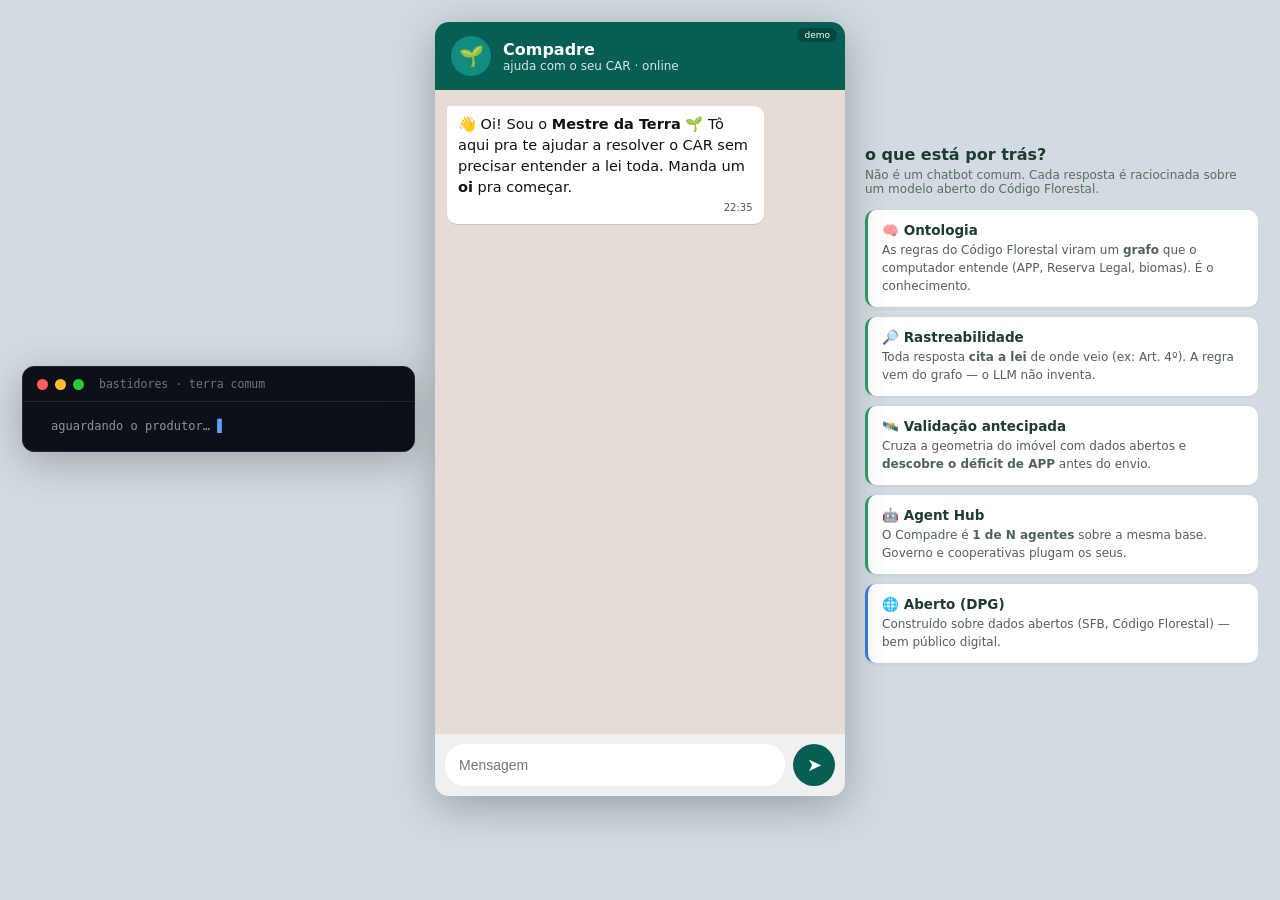
<file: poc/web/index.html>
<!DOCTYPE html>
<html lang="pt-BR">
<head>
  <meta charset="UTF-8" />
  <meta name="viewport" content="width=device-width, initial-scale=1.0" />
  <title>Compadre — CAR no WhatsApp</title>
  <link rel="stylesheet" href="style.css" />
</head>
<body>
  <div class="palco">

    <!-- BASTIDORES: o que roda por trás (lateral esquerda) -->
    <aside class="lateral console" aria-label="Bastidores">
      <div class="console-topo">
        <span class="dot r"></span><span class="dot y"></span><span class="dot g"></span>
        <span class="console-titulo">bastidores · terra comum</span>
      </div>
      <div class="console-log" id="console-log"></div>
    </aside>

    <!-- CHAT (centro) -->
    <div class="fone">
      <span class="modo" id="modo">demo</span>
      <div class="topo">
        <div class="avatar">🌱</div>
        <div>
          <div class="nome">Compadre</div>
          <div class="status">ajuda com o seu CAR · online</div>
        </div>
      </div>
      <div class="chat" id="chat"></div>
      <div class="barra">
        <input id="entrada" type="text" placeholder="Mensagem" autocomplete="off" />
        <button id="enviar" title="Enviar">➤</button>
      </div>
    </div>

    <!-- MINI-COLA: o que é cada coisa (lateral direita) -->
    <aside class="lateral colas" aria-label="Glossário">
      <h2>o que está por trás?</h2>
      <p class="colas-sub">Não é um chatbot comum. Cada resposta é raciocinada sobre um modelo aberto do Código Florestal.</p>

      <div class="cola">
        <h3>🧠 Ontologia</h3>
        <p>As regras do Código Florestal viram um <b>grafo</b> que o computador entende (APP, Reserva Legal, biomas). É o conhecimento.</p>
      </div>
      <div class="cola">
        <h3>🔎 Rastreabilidade</h3>
        <p>Toda resposta <b>cita a lei</b> de onde veio (ex: Art. 4º). A regra vem do grafo — o LLM não inventa.</p>
      </div>
      <div class="cola">
        <h3>🛰️ Validação antecipada</h3>
        <p>Cruza a geometria do imóvel com dados abertos e <b>descobre o déficit de APP</b> antes do envio.</p>
      </div>
      <div class="cola">
        <h3>🤖 Agent Hub</h3>
        <p>O Compadre é <b>1 de N agentes</b> sobre a mesma base. Governo e cooperativas plugam os seus.</p>
      </div>
      <div class="cola fonte-aberta">
        <h3>🌐 Aberto (DPG)</h3>
        <p>Construído sobre dados abertos (SFB, Código Florestal) — bem público digital.</p>
      </div>
    </aside>

  </div>

  <script src="app.js"></script>
</body>
</html>
</file>
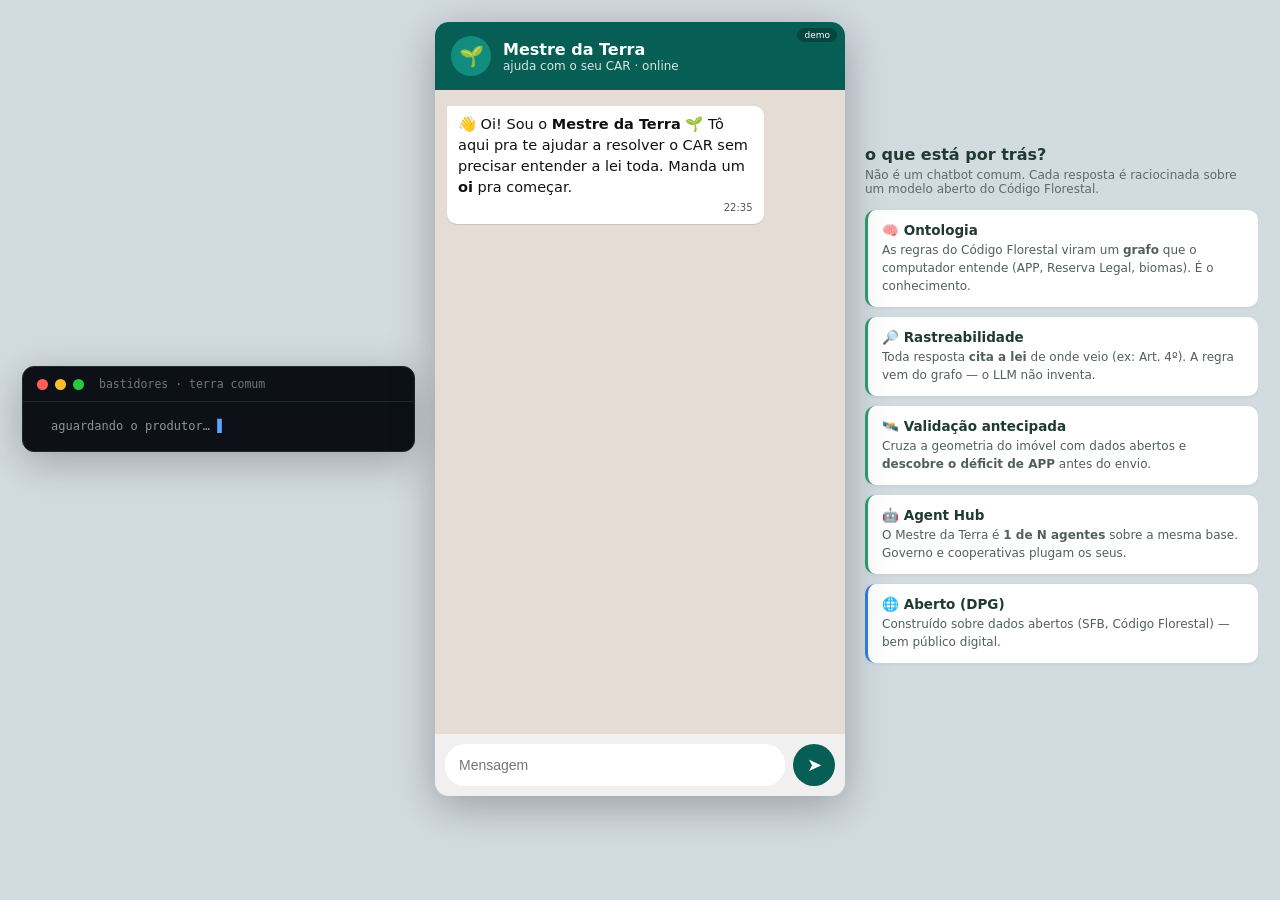
<file: poc/web/compadre.html>
<!DOCTYPE html>
<html lang="pt-BR">
<head>
  <meta charset="UTF-8" />
  <meta name="viewport" content="width=device-width, initial-scale=1.0" />
  <title>Mestre da Terra — CAR no WhatsApp</title>
  <link rel="stylesheet" href="style.css" />
</head>
<body>
  <div class="palco">

    <!-- BASTIDORES: o que roda por trás (lateral esquerda) -->
    <aside class="lateral console" aria-label="Bastidores">
      <div class="console-topo">
        <span class="dot r"></span><span class="dot y"></span><span class="dot g"></span>
        <span class="console-titulo">bastidores · terra comum</span>
      </div>
      <div class="console-log" id="console-log"></div>
    </aside>

    <!-- CHAT (centro) -->
    <div class="fone">
      <span class="modo" id="modo">demo</span>
      <div class="topo">
        <div class="avatar">🌱</div>
        <div>
          <div class="nome">Mestre da Terra</div>
          <div class="status">ajuda com o seu CAR · online</div>
        </div>
      </div>
      <div class="chat" id="chat"></div>
      <div class="barra">
        <input id="entrada" type="text" placeholder="Mensagem" autocomplete="off" />
        <button id="enviar" title="Enviar">➤</button>
      </div>
    </div>

    <!-- MINI-COLA: o que é cada coisa (lateral direita) -->
    <aside class="lateral colas" aria-label="Glossário">
      <h2>o que está por trás?</h2>
      <p class="colas-sub">Não é um chatbot comum. Cada resposta é raciocinada sobre um modelo aberto do Código Florestal.</p>

      <div class="cola">
        <h3>🧠 Ontologia</h3>
        <p>As regras do Código Florestal viram um <b>grafo</b> que o computador entende (APP, Reserva Legal, biomas). É o conhecimento.</p>
      </div>
      <div class="cola">
        <h3>🔎 Rastreabilidade</h3>
        <p>Toda resposta <b>cita a lei</b> de onde veio (ex: Art. 4º). A regra vem do grafo — o LLM não inventa.</p>
      </div>
      <div class="cola">
        <h3>🛰️ Validação antecipada</h3>
        <p>Cruza a geometria do imóvel com dados abertos e <b>descobre o déficit de APP</b> antes do envio.</p>
      </div>
      <div class="cola">
        <h3>🤖 Agent Hub</h3>
        <p>O Mestre da Terra é <b>1 de N agentes</b> sobre a mesma base. Governo e cooperativas plugam os seus.</p>
      </div>
      <div class="cola fonte-aberta">
        <h3>🌐 Aberto (DPG)</h3>
        <p>Construído sobre dados abertos (SFB, Código Florestal) — bem público digital.</p>
      </div>
    </aside>

  </div>

  <script src="app.js"></script>
</body>
</html>
</file>
<file: poc/web/style.css>
/* Compadre — interface estilo WhatsApp (mobile-first). PoC. */
* { box-sizing: border-box; margin: 0; padding: 0; }

:root {
  --wa-bg: #e5ddd5;
  --wa-header: #075e54;
  --wa-header-2: #128c7e;
  --bubble-in: #ffffff;
  --bubble-out: #dcf8c6;
  --texto: #111;
  --texto-2: #555;
  --selo: #1f6f5c;
}

body {
  font-family: system-ui, "Segoe UI", sans-serif;
  background: #d2dbe0;
  min-height: 100vh;
}

/* palco: bastidores | chat | mini-cola */
.palco {
  display: grid;
  grid-template-columns: 1fr minmax(330px, 410px) 1fr;
  gap: 20px;
  align-items: center;
  max-width: 1320px;
  margin: 0 auto;
  padding: 22px;
}
.lateral { align-self: center; max-height: 86vh; overflow-y: auto; }

/* moldura do celular */
.fone {
  width: 100%;
  max-width: 410px;
  height: 86vh;
  max-height: 820px;
  background: var(--wa-bg);
  display: flex;
  flex-direction: column;
  box-shadow: 0 10px 44px rgba(0,0,0,.28);
  position: relative;
  border-radius: 14px;
  overflow: hidden;
  margin: 0 auto;
}

/* ---------- BASTIDORES (console) ---------- */
.console {
  background: #0d1117;
  border: 1px solid #1f2630;
  border-radius: 12px;
  font-family: ui-monospace, "Cascadia Code", Consolas, monospace;
  box-shadow: 0 10px 40px rgba(0,0,0,.25);
}
.console-topo {
  display: flex; align-items: center; gap: 7px;
  padding: 10px 14px; border-bottom: 1px solid #1f2630;
}
.console-topo .dot { width: 11px; height: 11px; border-radius: 50%; }
.dot.r { background: #ff5f56; } .dot.y { background: #ffbd2e; } .dot.g { background: #27c93f; }
.console-titulo { margin-left: 8px; color: #6e7681; font-size: 11.5px; }
.console-log { padding: 14px; font-size: 12px; line-height: 1.7; color: #c9d1d9; }
.console-log .cmd { color: #58a6ff; }
.console-log .cmd b { color: #79c0ff; font-weight: 600; }
.console-log .out { color: #8b949e; padding-left: 14px; }
.console-log .out .val { color: #7ee787; }
.console-log .out .lei { color: #ffa657; }
.console-log .out .rastro { color: #d2a8ff; }
.console-log .linha { animation: surge .2s ease-out; }
.console-log .pisca::after { content: "▋"; color: #58a6ff; animation: blink 1s steps(2) infinite; }
@keyframes blink { 0%,50%{opacity:1} 50.1%,100%{opacity:0} }

/* ---------- MINI-COLA ---------- */
.colas h2 { font-size: 16px; color: #1f3a32; margin-bottom: 4px; }
.colas-sub { font-size: 12px; color: #5b6b66; margin-bottom: 14px; }
.cola {
  background: #fff; border-radius: 10px; padding: 12px 14px; margin-bottom: 10px;
  border-left: 3px solid #2e9e6b; box-shadow: 0 1px 4px rgba(0,0,0,.06);
}
.cola h3 { font-size: 13.5px; color: #1f3a32; margin-bottom: 3px; }
.cola p { font-size: 12px; color: #51605b; line-height: 1.5; }
.cola.fonte-aberta { border-left-color: #3b7dd8; }

/* ---------- responsivo: empilha em telas estreitas ---------- */
@media (max-width: 1040px) {
  .palco { grid-template-columns: 1fr; gap: 16px; }
  .lateral { max-height: none; max-width: 410px; margin: 0 auto; width: 100%; }
  .fone { height: 80vh; }
}

/* cabeçalho */
.topo {
  background: var(--wa-header);
  color: #fff;
  padding: 14px 16px;
  display: flex;
  align-items: center;
  gap: 12px;
}
.avatar {
  width: 40px; height: 40px; border-radius: 50%;
  background: var(--wa-header-2);
  display: flex; align-items: center; justify-content: center;
  font-size: 20px;
}
.topo .nome { font-size: 16px; font-weight: 600; }
.topo .status { font-size: 12px; opacity: .85; }

/* corpo do chat */
.chat {
  flex: 1;
  overflow-y: auto;
  padding: 16px 12px;
  display: flex;
  flex-direction: column;
  gap: 8px;
  background-image: linear-gradient(rgba(229,221,213,.6), rgba(229,221,213,.6));
}

.bolha {
  max-width: 82%;
  padding: 8px 11px;
  border-radius: 10px;
  font-size: 14.5px;
  line-height: 1.45;
  color: var(--texto);
  box-shadow: 0 1px 1px rgba(0,0,0,.12);
  white-space: pre-wrap;
  animation: surge .18s ease-out;
}
@keyframes surge { from { opacity: 0; transform: translateY(6px); } to { opacity: 1; } }

.entra { background: var(--bubble-in); align-self: flex-start; border-top-left-radius: 2px; }
.sai   { background: var(--bubble-out); align-self: flex-end;  border-top-right-radius: 2px; }

.hora { display: block; font-size: 10px; color: var(--texto-2); text-align: right; margin-top: 3px; }

/* selo de rastreabilidade (P0-7) */
.selo {
  margin-top: 8px;
  padding: 8px 10px;
  background: #eafaf3;
  border-left: 3px solid var(--selo);
  border-radius: 4px;
  font-size: 11.5px;
  color: var(--selo);
}
.selo b { display: block; margin-bottom: 2px; }
.selo .fonte { color: #0a4f3f; }
.selo .rastro { color: #6b8f84; font-family: ui-monospace, monospace; font-size: 10.5px; }

/* pendências e benefícios */
.lista { margin-top: 6px; }
.item {
  background: #f5f5f5; border-radius: 6px; padding: 6px 8px;
  margin-top: 5px; font-size: 12.5px;
}
.item .tag { font-weight: 700; color: #b26a00; font-size: 11px; }
.benef { display: inline-block; background: #d8f0e4; color: #1f6f5c;
  border-radius: 12px; padding: 2px 9px; font-size: 11.5px; margin: 3px 3px 0 0; }

.btn-sistema {
  display: inline-block; margin-top: 8px; background: var(--wa-header-2);
  color: #fff; text-decoration: none; padding: 7px 14px; border-radius: 16px;
  font-size: 12.5px; font-weight: 600;
}

/* barra de digitar */
.barra {
  display: flex; gap: 8px; padding: 10px; background: #f0f0f0;
}
.barra input {
  flex: 1; border: none; border-radius: 20px; padding: 10px 14px;
  font-size: 14px; outline: none;
}
.barra button {
  border: none; background: var(--wa-header); color: #fff;
  width: 42px; height: 42px; border-radius: 50%; font-size: 18px; cursor: pointer;
}
.barra button:disabled { opacity: .5; cursor: default; }

/* indicador de digitando */
.digitando { font-style: italic; color: var(--texto-2); font-size: 13px; }

/* rodapé de modo (live/demo) */
.modo {
  position: absolute; top: 6px; right: 8px; font-size: 9px;
  background: rgba(0,0,0,.25); color: #fff; padding: 2px 7px; border-radius: 8px;
}
</file>
